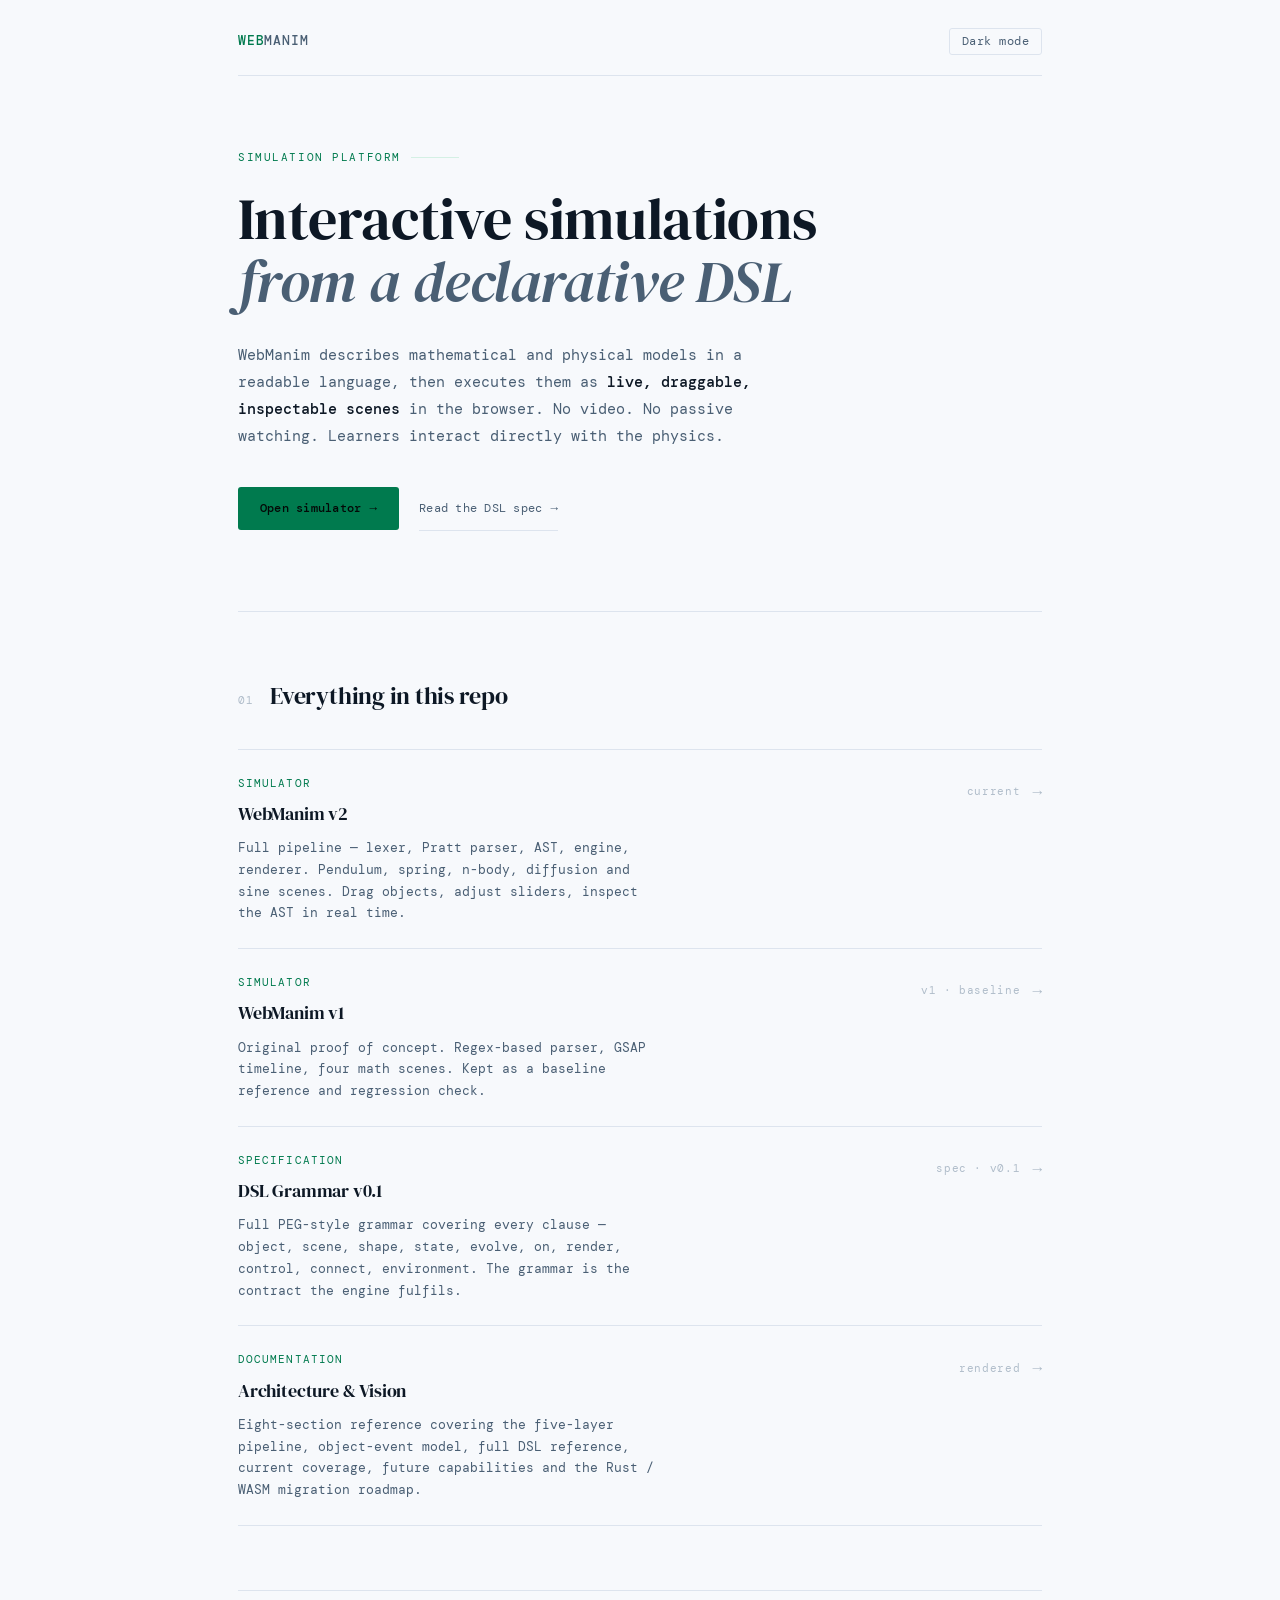
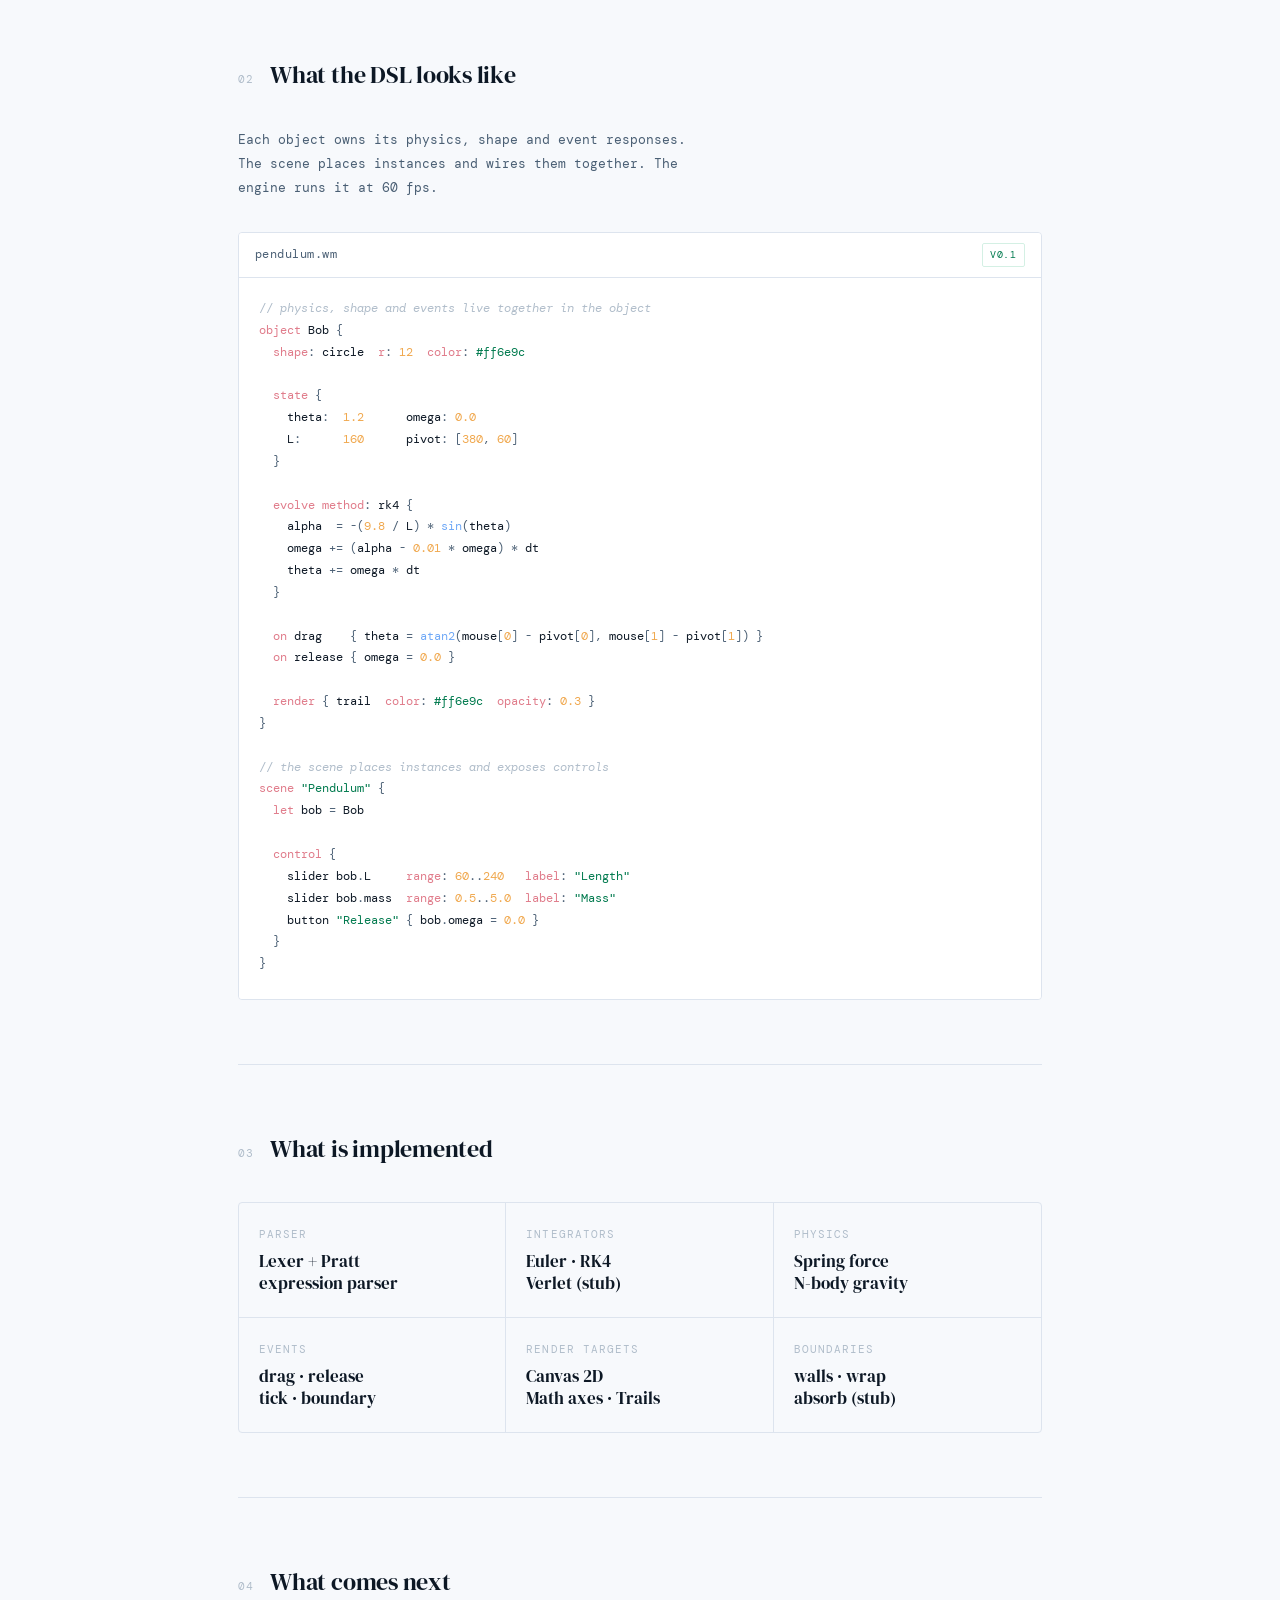
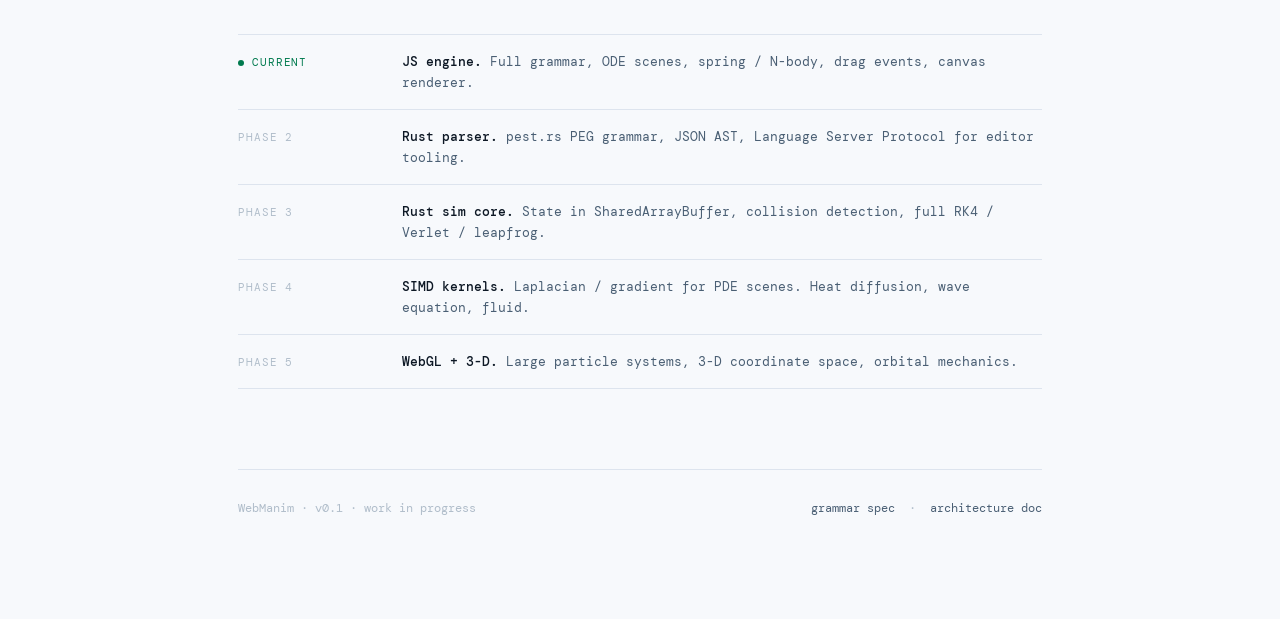
<file: index.html>
<!DOCTYPE html>
<html lang="en" data-theme="dark">

    <head>
        <meta charset="UTF-8">
        <meta name="viewport" content="width=device-width, initial-scale=1.0">
        <title>WebManim — Interactive Simulation Platform</title>
        <link rel="preconnect" href="https://fonts.googleapis.com">
        <link rel="preconnect" href="https://fonts.gstatic.com" crossorigin>
        <link
            href="https://fonts.googleapis.com/css2?family=DM+Mono:ital,wght@0,300;0,400;0,500;1,300&family=DM+Serif+Display:ital@0;1&display=swap"
            rel="stylesheet">
        <style>
            *,
            *::before,
            *::after {
                box-sizing: border-box;
                margin: 0;
                padding: 0;
            }

            :root {
                --bg: #080b10;
                --surface: #0d1219;
                --border: #1c2433;
                --border-hi: #2e3f55;
                --ink: #dce6f0;
                --ink-muted: #6b7f96;
                --ink-dim: #3a4a5c;
                --accent: #4fffb0;
                --accent-dim: #1a4035;
                --serif: 'DM Serif Display', Georgia, serif;
                --mono: 'DM Mono', 'Courier New', monospace;
            }

            [data-theme="light"] {
                --bg: #f7f9fc;
                --surface: #ffffff;
                --border: #dde4ee;
                --border-hi: #b8c6d9;
                --ink: #0d1825;
                --ink-muted: #4a5f74;
                --ink-dim: #b0bdca;
                --accent: #007a4e;
                --accent-dim: #d4f0e4;
            }

            html {
                scroll-behavior: smooth;
            }

            body {
                background: var(--bg);
                color: var(--ink);
                font-family: var(--mono);
                font-size: 14px;
                line-height: 1.7;
                min-height: 100vh;
                -webkit-font-smoothing: antialiased;
            }

            /* ── LAYOUT ── */
            .page {
                max-width: 860px;
                margin: 0 auto;
                padding: 0 28px 100px;
            }

            /* ── TOP BAR ── */
            .topbar {
                display: flex;
                align-items: center;
                justify-content: space-between;
                padding: 28px 0 0;
                margin-bottom: 72px;
                border-bottom: 1px solid var(--border);
                padding-bottom: 20px;
            }

            .wordmark {
                font-family: var(--mono);
                font-size: 0.82rem;
                font-weight: 500;
                color: var(--ink-muted);
                letter-spacing: 0.06em;
                text-transform: uppercase;
            }

            .wordmark strong {
                color: var(--accent);
                font-weight: 500;
            }

            .theme-btn {
                background: none;
                border: 1px solid var(--border);
                color: var(--ink-muted);
                font-family: var(--mono);
                font-size: 0.72rem;
                padding: 5px 12px;
                border-radius: 3px;
                cursor: pointer;
                letter-spacing: 0.04em;
                transition: border-color 0.15s, color 0.15s;
            }

            .theme-btn:hover {
                border-color: var(--border-hi);
                color: var(--ink);
            }

            /* ── HERO ── */
            .hero {
                margin-bottom: 80px;
            }

            .hero-label {
                font-size: 0.7rem;
                letter-spacing: 0.14em;
                text-transform: uppercase;
                color: var(--accent);
                margin-bottom: 20px;
                display: flex;
                align-items: center;
                gap: 10px;
            }

            .hero-label::after {
                content: '';
                display: block;
                height: 1px;
                width: 48px;
                background: var(--accent-dim);
            }

            .hero h1 {
                font-family: var(--serif);
                font-size: clamp(2.4rem, 5vw, 3.6rem);
                font-weight: 400;
                line-height: 1.1;
                letter-spacing: -0.01em;
                color: var(--ink);
                margin-bottom: 28px;
            }

            .hero h1 em {
                font-style: italic;
                color: var(--ink-muted);
            }

            .hero-body {
                font-size: 0.92rem;
                color: var(--ink-muted);
                line-height: 1.85;
                max-width: 62ch;
                margin-bottom: 36px;
            }

            .hero-body strong {
                color: var(--ink);
                font-weight: 500;
            }

            /* ── CTA ROW ── */
            .cta-row {
                display: flex;
                align-items: center;
                gap: 20px;
                flex-wrap: wrap;
            }

            .btn-primary {
                display: inline-flex;
                align-items: center;
                gap: 8px;
                background: var(--accent);
                color: #040907;
                font-family: var(--mono);
                font-size: 0.78rem;
                font-weight: 500;
                padding: 11px 22px;
                border-radius: 3px;
                text-decoration: none;
                letter-spacing: 0.02em;
                transition: opacity 0.15s;
            }

            .btn-primary:hover {
                opacity: 0.88;
            }

            .btn-ghost {
                display: inline-flex;
                align-items: center;
                gap: 8px;
                background: none;
                color: var(--ink-muted);
                font-family: var(--mono);
                font-size: 0.78rem;
                padding: 11px 0;
                text-decoration: none;
                border-bottom: 1px solid var(--border);
                transition: color 0.15s, border-color 0.15s;
                letter-spacing: 0.02em;
            }

            .btn-ghost:hover {
                color: var(--ink);
                border-color: var(--border-hi);
            }

            .arrow {
                font-style: normal;
            }

            /* ── DIVIDER ── */
            .rule {
                border: none;
                border-top: 1px solid var(--border);
                margin: 64px 0;
            }

            /* ── SECTION HEADER ── */
            .sec-header {
                display: flex;
                align-items: baseline;
                gap: 16px;
                margin-bottom: 32px;
            }

            .sec-num {
                font-size: 0.68rem;
                letter-spacing: 0.1em;
                color: var(--ink-dim);
                text-transform: uppercase;
                flex-shrink: 0;
                padding-top: 4px;
            }

            .sec-title {
                font-family: var(--serif);
                font-size: 1.5rem;
                font-weight: 400;
                color: var(--ink);
                letter-spacing: -0.01em;
            }

            /* ── DESTINATION ROWS ── */
            .dest-list {
                display: flex;
                flex-direction: column;
            }

            .dest-item {
                display: grid;
                grid-template-columns: 1fr auto;
                align-items: start;
                gap: 24px;
                padding: 24px 0;
                border-bottom: 1px solid var(--border);
                text-decoration: none;
                color: inherit;
                transition: border-color 0.15s;
            }

            .dest-item:first-child {
                border-top: 1px solid var(--border);
            }

            .dest-item:hover {
                border-bottom-color: var(--border-hi);
            }

            .dest-item:hover .dest-arrow {
                color: var(--ink);
                transform: translateX(3px);
            }

            .dest-left {
                min-width: 0;
            }

            .dest-tag {
                font-size: 0.67rem;
                letter-spacing: 0.1em;
                text-transform: uppercase;
                color: var(--accent);
                margin-bottom: 6px;
            }

            .dest-name {
                font-family: var(--serif);
                font-size: 1.15rem;
                font-weight: 400;
                color: var(--ink);
                margin-bottom: 8px;
                letter-spacing: -0.01em;
            }

            .dest-desc {
                font-size: 0.8rem;
                color: var(--ink-muted);
                line-height: 1.7;
                max-width: 52ch;
            }

            .dest-right {
                display: flex;
                align-items: center;
                gap: 12px;
                flex-shrink: 0;
                padding-top: 4px;
            }

            .dest-version {
                font-size: 0.68rem;
                color: var(--ink-dim);
                letter-spacing: 0.06em;
            }

            .dest-arrow {
                color: var(--ink-dim);
                font-size: 1rem;
                transition: color 0.15s, transform 0.15s;
            }

            /* ── WHAT'S INSIDE ── */
            .facts {
                display: grid;
                grid-template-columns: repeat(auto-fit, minmax(220px, 1fr));
                gap: 0;
                border: 1px solid var(--border);
                border-radius: 4px;
                overflow: hidden;
                margin-top: 32px;
            }

            .fact {
                padding: 22px 20px;
                border-right: 1px solid var(--border);
                border-bottom: 1px solid var(--border);
            }

            .fact:nth-child(2n) {
                border-right: none;
            }

            .fact:nth-last-child(-n+2) {
                border-bottom: none;
            }

            @media (min-width: 640px) {
                .facts {
                    grid-template-columns: repeat(3, 1fr);
                }

                .fact:nth-child(2n) {
                    border-right: 1px solid var(--border);
                }

                .fact:nth-child(3n) {
                    border-right: none;
                }

                .fact:nth-last-child(-n+3) {
                    border-bottom: none;
                }
            }

            .fact-label {
                font-size: 0.67rem;
                letter-spacing: 0.1em;
                text-transform: uppercase;
                color: var(--ink-dim);
                margin-bottom: 8px;
            }

            .fact-value {
                font-family: var(--serif);
                font-size: 1.05rem;
                color: var(--ink);
                font-weight: 400;
                line-height: 1.3;
            }

            /* ── DSL SAMPLE ── */
            .dsl-wrap {
                margin-top: 32px;
                border: 1px solid var(--border);
                border-radius: 4px;
                overflow: hidden;
            }

            .dsl-bar {
                background: var(--surface);
                border-bottom: 1px solid var(--border);
                padding: 10px 16px;
                display: flex;
                align-items: center;
                justify-content: space-between;
            }

            .dsl-filename {
                font-size: 0.72rem;
                color: var(--ink-muted);
                letter-spacing: 0.04em;
            }

            .dsl-badge {
                font-size: 0.65rem;
                letter-spacing: 0.08em;
                text-transform: uppercase;
                color: var(--accent);
                border: 1px solid var(--accent-dim);
                padding: 2px 7px;
                border-radius: 2px;
            }

            .dsl-code {
                background: var(--surface);
                padding: 20px 20px 24px;
                overflow-x: auto;
            }

            .dsl-code pre {
                font-family: var(--mono);
                font-size: 0.78rem;
                line-height: 1.75;
                color: var(--ink-muted);
                white-space: pre;
            }

            .kw {
                color: #e07b8a;
            }

            .fn_ {
                color: #6ea8f7;
            }

            .num {
                color: #f0a84e;
            }

            .str {
                color: var(--accent);
            }

            .cm {
                color: var(--ink-dim);
                font-style: italic;
            }

            .id {
                color: var(--ink);
            }

            /* ── ROADMAP ── */
            .roadmap {
                display: flex;
                flex-direction: column;
                gap: 0;
                margin-top: 32px;
            }

            .rm-row {
                display: grid;
                grid-template-columns: 140px 1fr;
                gap: 24px;
                padding: 16px 0;
                border-bottom: 1px solid var(--border);
                align-items: baseline;
            }

            .rm-row:first-child {
                border-top: 1px solid var(--border);
            }

            .rm-phase {
                font-size: 0.7rem;
                letter-spacing: 0.08em;
                text-transform: uppercase;
                color: var(--ink-dim);
            }

            .rm-phase.active {
                color: var(--accent);
            }

            .rm-desc {
                font-size: 0.82rem;
                color: var(--ink-muted);
                line-height: 1.6;
            }

            .rm-desc strong {
                color: var(--ink);
                font-weight: 500;
            }

            .rm-dot {
                display: inline-block;
                width: 6px;
                height: 6px;
                border-radius: 50%;
                background: var(--accent);
                margin-right: 8px;
                vertical-align: middle;
                position: relative;
                top: -1px;
            }

            /* ── FOOTER ── */
            footer {
                border-top: 1px solid var(--border);
                padding-top: 28px;
                margin-top: 80px;
                display: flex;
                align-items: center;
                justify-content: space-between;
                flex-wrap: wrap;
                gap: 12px;
            }

            .footer-left {
                font-size: 0.74rem;
                color: var(--ink-dim);
            }

            .footer-right {
                font-size: 0.74rem;
                color: var(--ink-dim);
            }

            .footer-right a {
                color: var(--ink-muted);
                text-decoration: none;
                transition: color 0.15s;
            }

            .footer-right a:hover {
                color: var(--ink);
            }

            /* ── STAGGER REVEAL ── */
            @keyframes fadeUp {
                from {
                    opacity: 0;
                    transform: translateY(14px);
                }

                to {
                    opacity: 1;
                    transform: translateY(0);
                }
            }

            .reveal {
                opacity: 0;
                animation: fadeUp 0.5s ease forwards;
            }

            .reveal-1 {
                animation-delay: 0.05s;
            }

            .reveal-2 {
                animation-delay: 0.15s;
            }

            .reveal-3 {
                animation-delay: 0.25s;
            }

            .reveal-4 {
                animation-delay: 0.35s;
            }

            .reveal-5 {
                animation-delay: 0.45s;
            }

            @media (max-width: 560px) {
                .dest-item {
                    grid-template-columns: 1fr;
                }

                .dest-right {
                    display: none;
                }

                .rm-row {
                    grid-template-columns: 1fr;
                    gap: 4px;
                }
            }
        </style>
    </head>

    <body>
        <div class="page">

            <!-- TOP BAR -->
            <header class="topbar reveal reveal-1">
                <div class="wordmark"><strong>web</strong>manim</div>
                <button class="theme-btn" id="theme-btn">Light mode</button>
            </header>

            <!-- HERO -->
            <section class="hero">
                <div class="hero-label reveal reveal-1">Simulation platform</div>
                <h1 class="reveal reveal-2">
                    Interactive simulations<br>
                    <em>from a declarative DSL</em>
                </h1>
                <p class="hero-body reveal reveal-3">
                    WebManim describes mathematical and physical models in a readable language,
                    then executes them as <strong>live, draggable, inspectable scenes</strong> in the browser.
                    No video. No passive watching. Learners interact directly with the physics.
                </p>
                <div class="cta-row reveal reveal-4">
                    <a class="btn-primary" href="./webmanim.html">
                        Open simulator <span class="arrow">→</span>
                    </a>
                    <a class="btn-ghost" href="./markdown-viewer.html?file=GRAMMERV0.1.md">
                        Read the DSL spec <span class="arrow">→</span>
                    </a>
                </div>
            </section>

            <hr class="rule reveal reveal-5">

            <!-- DESTINATIONS -->
            <section class="reveal reveal-5">
                <div class="sec-header">
                    <span class="sec-num">01</span>
                    <h2 class="sec-title">Everything in this repo</h2>
                </div>

                <nav class="dest-list">

                    <a class="dest-item" href="./webmanim.html">
                        <div class="dest-left">
                            <div class="dest-tag">Simulator</div>
                            <div class="dest-name">WebManim v2</div>
                            <div class="dest-desc">
                                Full pipeline — lexer, Pratt parser, AST, engine, renderer.
                                Pendulum, spring, n-body, diffusion and sine scenes.
                                Drag objects, adjust sliders, inspect the AST in real time.
                            </div>
                        </div>
                        <div class="dest-right">
                            <span class="dest-version">current</span>
                            <span class="dest-arrow">→</span>
                        </div>
                    </a>

                    <a class="dest-item" href="./index2.html">
                        <div class="dest-left">
                            <div class="dest-tag">Simulator</div>
                            <div class="dest-name">WebManim v1</div>
                            <div class="dest-desc">
                                Original proof of concept. Regex-based parser, GSAP timeline,
                                four math scenes. Kept as a baseline reference and regression check.
                            </div>
                        </div>
                        <div class="dest-right">
                            <span class="dest-version">v1 · baseline</span>
                            <span class="dest-arrow">→</span>
                        </div>
                    </a>

                    <a class="dest-item" href="./markdown-viewer.html?file=GRAMMERV0.1.md">
                        <div class="dest-left">
                            <div class="dest-tag">Specification</div>
                            <div class="dest-name">DSL Grammar v0.1</div>
                            <div class="dest-desc">
                                Full PEG-style grammar covering every clause — object, scene,
                                shape, state, evolve, on, render, control, connect, environment.
                                The grammar is the contract the engine fulfils.
                            </div>
                        </div>
                        <div class="dest-right">
                            <span class="dest-version">spec · v0.1</span>
                            <span class="dest-arrow">→</span>
                        </div>
                    </a>

                    <a class="dest-item" href="./markdown-viewer.html?file=webmanim-architecture.md">
                        <div class="dest-left">
                            <div class="dest-tag">Documentation</div>
                            <div class="dest-name">Architecture &amp; Vision</div>
                            <div class="dest-desc">
                                Eight-section reference covering the five-layer pipeline,
                                object-event model, full DSL reference, current coverage,
                                future capabilities and the Rust / WASM migration roadmap.
                            </div>
                        </div>
                        <div class="dest-right">
                            <span class="dest-version">rendered</span>
                            <span class="dest-arrow">→</span>
                        </div>
                    </a>

                </nav>
            </section>

            <hr class="rule">

            <!-- DSL SAMPLE -->
            <section>
                <div class="sec-header">
                    <span class="sec-num">02</span>
                    <h2 class="sec-title">What the DSL looks like</h2>
                </div>

                <p style="font-size:0.84rem;color:var(--ink-muted);line-height:1.8;max-width:58ch;margin-bottom:0">
                    Each object owns its physics, shape and event responses.
                    The scene places instances and wires them together.
                    The engine runs it at 60 fps.
                </p>

                <div class="dsl-wrap">
                    <div class="dsl-bar">
                        <span class="dsl-filename">pendulum.wm</span>
                        <span class="dsl-badge">v0.1</span>
                    </div>
                    <div class="dsl-code">
                        <pre><span class="cm">// physics, shape and events live together in the object</span>
<span class="kw">object</span> <span class="id">Bob</span> {
  <span class="kw">shape</span>: <span class="id">circle</span>  <span class="kw">r</span>: <span class="num">12</span>  <span class="kw">color</span>: <span class="str">#ff6e9c</span>

  <span class="kw">state</span> {
    <span class="id">theta</span>:  <span class="num">1.2</span>      <span class="id">omega</span>: <span class="num">0.0</span>
    <span class="id">L</span>:      <span class="num">160</span>      <span class="id">pivot</span>: [<span class="num">380</span>, <span class="num">60</span>]
  }

  <span class="kw">evolve</span> <span class="kw">method</span>: <span class="id">rk4</span> {
    <span class="id">alpha</span>  = -(<span class="num">9.8</span> / <span class="id">L</span>) * <span class="fn_">sin</span>(<span class="id">theta</span>)
    <span class="id">omega</span> += (<span class="id">alpha</span> - <span class="num">0.01</span> * <span class="id">omega</span>) * <span class="id">dt</span>
    <span class="id">theta</span> += <span class="id">omega</span> * <span class="id">dt</span>
  }

  <span class="kw">on</span> <span class="id">drag</span>    { <span class="id">theta</span> = <span class="fn_">atan2</span>(<span class="id">mouse</span>[<span class="num">0</span>] - <span class="id">pivot</span>[<span class="num">0</span>], <span class="id">mouse</span>[<span class="num">1</span>] - <span class="id">pivot</span>[<span class="num">1</span>]) }
  <span class="kw">on</span> <span class="id">release</span> { <span class="id">omega</span> = <span class="num">0.0</span> }

  <span class="kw">render</span> { <span class="id">trail</span>  <span class="kw">color</span>: <span class="str">#ff6e9c</span>  <span class="kw">opacity</span>: <span class="num">0.3</span> }
}

<span class="cm">// the scene places instances and exposes controls</span>
<span class="kw">scene</span> <span class="str">"Pendulum"</span> {
  <span class="kw">let</span> <span class="id">bob</span> = <span class="id">Bob</span>

  <span class="kw">control</span> {
    <span class="id">slider</span> <span class="id">bob</span>.<span class="id">L</span>     <span class="kw">range</span>: <span class="num">60</span>..<span class="num">240</span>   <span class="kw">label</span>: <span class="str">"Length"</span>
    <span class="id">slider</span> <span class="id">bob</span>.<span class="id">mass</span>  <span class="kw">range</span>: <span class="num">0.5</span>..<span class="num">5.0</span>  <span class="kw">label</span>: <span class="str">"Mass"</span>
    <span class="id">button</span> <span class="str">"Release"</span> { <span class="id">bob</span>.<span class="id">omega</span> = <span class="num">0.0</span> }
  }
}</pre>
                    </div>
                </div>
            </section>

            <hr class="rule">

            <!-- WHAT'S INSIDE -->
            <section>
                <div class="sec-header">
                    <span class="sec-num">03</span>
                    <h2 class="sec-title">What is implemented</h2>
                </div>

                <div class="facts">
                    <div class="fact">
                        <div class="fact-label">Parser</div>
                        <div class="fact-value">Lexer + Pratt<br>expression parser</div>
                    </div>
                    <div class="fact">
                        <div class="fact-label">Integrators</div>
                        <div class="fact-value">Euler · RK4<br>Verlet (stub)</div>
                    </div>
                    <div class="fact">
                        <div class="fact-label">Physics</div>
                        <div class="fact-value">Spring force<br>N-body gravity</div>
                    </div>
                    <div class="fact">
                        <div class="fact-label">Events</div>
                        <div class="fact-value">drag · release<br>tick · boundary</div>
                    </div>
                    <div class="fact">
                        <div class="fact-label">Render targets</div>
                        <div class="fact-value">Canvas 2D<br>Math axes · Trails</div>
                    </div>
                    <div class="fact">
                        <div class="fact-label">Boundaries</div>
                        <div class="fact-value">walls · wrap<br>absorb (stub)</div>
                    </div>
                </div>
            </section>

            <hr class="rule">

            <!-- ROADMAP -->
            <section>
                <div class="sec-header">
                    <span class="sec-num">04</span>
                    <h2 class="sec-title">What comes next</h2>
                </div>

                <div class="roadmap">
                    <div class="rm-row">
                        <span class="rm-phase active"><span class="rm-dot"></span>current</span>
                        <span class="rm-desc"><strong>JS engine.</strong> Full grammar, ODE scenes, spring / N-body,
                            drag events, canvas renderer.</span>
                    </div>
                    <div class="rm-row">
                        <span class="rm-phase">Phase 2</span>
                        <span class="rm-desc"><strong>Rust parser.</strong> pest.rs PEG grammar, JSON AST, Language
                            Server Protocol for editor tooling.</span>
                    </div>
                    <div class="rm-row">
                        <span class="rm-phase">Phase 3</span>
                        <span class="rm-desc"><strong>Rust sim core.</strong> State in SharedArrayBuffer, collision
                            detection, full RK4 / Verlet / leapfrog.</span>
                    </div>
                    <div class="rm-row">
                        <span class="rm-phase">Phase 4</span>
                        <span class="rm-desc"><strong>SIMD kernels.</strong> Laplacian / gradient for PDE scenes. Heat
                            diffusion, wave equation, fluid.</span>
                    </div>
                    <div class="rm-row">
                        <span class="rm-phase">Phase 5</span>
                        <span class="rm-desc"><strong>WebGL + 3-D.</strong> Large particle systems, 3-D coordinate
                            space, orbital mechanics.</span>
                    </div>
                </div>
            </section>

            <!-- FOOTER -->
            <footer>
                <span class="footer-left">WebManim · v0.1 · work in progress</span>
                <span class="footer-right">
                    <a href="./markdown-viewer.html?file=GRAMMERV0.1.md">grammar spec</a>
                    &nbsp;·&nbsp;
                    <a href="./markdown-viewer.html?file=webmanim-architecture.md">architecture doc</a>
                </span>
            </footer>

        </div>

        <script>
            (function () {
                var root = document.documentElement;
                var btn = document.getElementById('theme-btn');
                var key = 'wm-theme';
                var stored = localStorage.getItem(key);
                var sys = window.matchMedia && window.matchMedia('(prefers-color-scheme: light)').matches ? 'light' : 'dark';
                var theme = stored || sys;

                function apply(t) {
                    root.setAttribute('data-theme', t);
                    btn.textContent = t === 'dark' ? 'Light mode' : 'Dark mode';
                }

                apply(theme);

                btn.addEventListener('click', function () {
                    theme = theme === 'dark' ? 'light' : 'dark';
                    localStorage.setItem(key, theme);
                    apply(theme);
                });
            })();
        </script>
    </body>

</html>
</file>
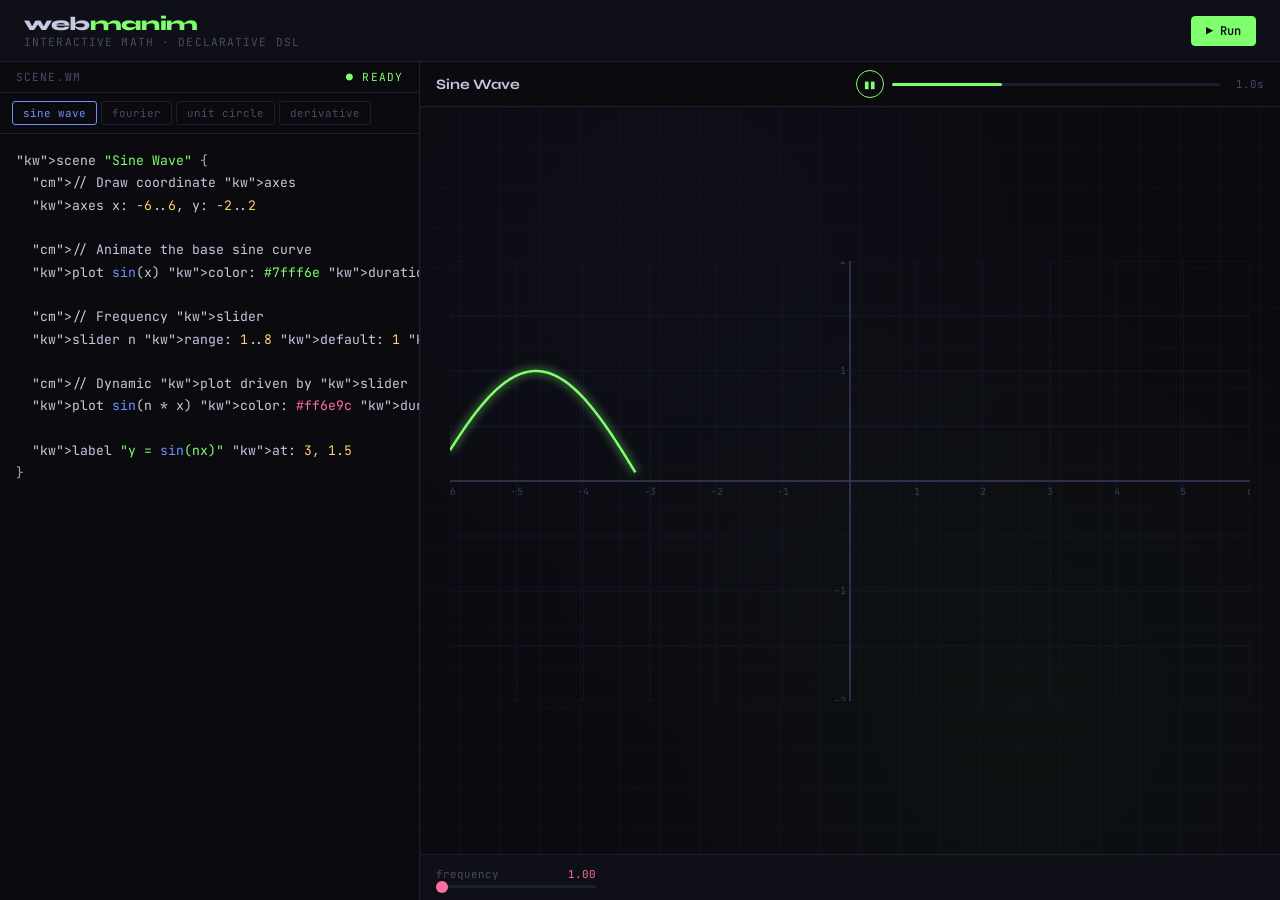
<file: index2.html>
<!DOCTYPE html>
<html lang="en">

    <head>
        <meta charset="UTF-8">
        <meta name="viewport" content="width=device-width, initial-scale=1.0">
        <title>WebManim — Interactive Math DSL</title>
        <script src="https://cdnjs.cloudflare.com/ajax/libs/gsap/3.12.5/gsap.min.js"></script>
        <link
            href="https://fonts.googleapis.com/css2?family=JetBrains+Mono:wght@300;400;600&family=Syne:wght@400;700;800&display=swap"
            rel="stylesheet">
        <style>
            *,
            *::before,
            *::after {
                box-sizing: border-box;
                margin: 0;
                padding: 0;
            }

            :root {
                --bg: #0a0a0f;
                --panel: #0f0f18;
                --border: #1e1e32;
                --accent: #7fff6e;
                --accent2: #6e8fff;
                --accent3: #ff6e9c;
                --text: #c8c8e0;
                --muted: #4a4a6a;
                --token-keyword: #ff6e9c;
                --token-string: #7fff6e;
                --token-number: #ffd06e;
                --token-func: #6e8fff;
                --token-comment: #4a4a6a;
            }

            body {
                background: var(--bg);
                color: var(--text);
                font-family: 'JetBrains Mono', monospace;
                height: 100vh;
                overflow: hidden;
                display: flex;
                flex-direction: column;
            }

            header {
                display: flex;
                align-items: center;
                justify-content: space-between;
                padding: 12px 24px;
                border-bottom: 1px solid var(--border);
                background: var(--panel);
                flex-shrink: 0;
            }

            .logo {
                font-family: 'Syne', sans-serif;
                font-weight: 800;
                font-size: 1.2rem;
                letter-spacing: -0.02em;
            }

            .logo span {
                color: var(--accent);
            }

            .tagline {
                font-size: 0.7rem;
                color: var(--muted);
                letter-spacing: 0.1em;
                text-transform: uppercase;
            }

            .header-actions {
                display: flex;
                gap: 8px;
            }

            .btn {
                display: inline-flex;
                align-items: center;
                gap: 6px;
                padding: 6px 14px;
                border-radius: 4px;
                font-family: 'JetBrains Mono', monospace;
                font-size: 0.75rem;
                cursor: pointer;
                border: 1px solid var(--border);
                background: transparent;
                color: var(--text);
                transition: all 0.15s;
            }

            .btn:hover {
                border-color: var(--accent);
                color: var(--accent);
            }

            .btn.primary {
                background: var(--accent);
                color: #0a0a0f;
                border-color: var(--accent);
                font-weight: 600;
            }

            .btn.primary:hover {
                background: #9fffb0;
            }

            .workspace {
                display: grid;
                grid-template-columns: 420px 1fr;
                flex: 1;
                overflow: hidden;
            }

            .editor-panel {
                display: flex;
                flex-direction: column;
                border-right: 1px solid var(--border);
                overflow: hidden;
            }

            .panel-header {
                display: flex;
                align-items: center;
                justify-content: space-between;
                padding: 8px 16px;
                border-bottom: 1px solid var(--border);
                font-size: 0.7rem;
                color: var(--muted);
                text-transform: uppercase;
                letter-spacing: 0.1em;
            }

            .examples-bar {
                display: flex;
                gap: 4px;
                padding: 8px 12px;
                border-bottom: 1px solid var(--border);
                overflow-x: auto;
                flex-shrink: 0;
            }

            .example-btn {
                padding: 4px 10px;
                border-radius: 3px;
                font-size: 0.68rem;
                cursor: pointer;
                border: 1px solid var(--border);
                background: transparent;
                color: var(--muted);
                font-family: 'JetBrains Mono', monospace;
                white-space: nowrap;
                transition: all 0.15s;
            }

            .example-btn:hover,
            .example-btn.active {
                border-color: var(--accent2);
                color: var(--accent2);
            }

            .editor-wrapper {
                flex: 1;
                overflow: hidden;
                position: relative;
            }

            #editor {
                width: 100%;
                height: 100%;
                background: transparent;
                border: none;
                outline: none;
                color: transparent;
                caret-color: var(--accent);
                font-family: 'JetBrains Mono', monospace;
                font-size: 0.82rem;
                line-height: 1.7;
                padding: 16px;
                resize: none;
                position: absolute;
                top: 0;
                left: 0;
                z-index: 2;
                white-space: pre;
                overflow: auto;
            }

            #highlight {
                position: absolute;
                top: 0;
                left: 0;
                width: 100%;
                height: 100%;
                font-family: 'JetBrains Mono', monospace;
                font-size: 0.82rem;
                line-height: 1.7;
                padding: 16px;
                pointer-events: none;
                z-index: 1;
                white-space: pre;
                overflow: hidden;
                color: var(--text);
            }

            .error-bar {
                padding: 6px 16px;
                background: rgba(255, 80, 80, 0.1);
                border-top: 1px solid rgba(255, 80, 80, 0.3);
                font-size: 0.72rem;
                color: #ff8080;
                display: none;
                flex-shrink: 0;
            }

            .error-bar.show {
                display: block;
            }

            .scene-panel {
                display: flex;
                flex-direction: column;
                overflow: hidden;
            }

            .scene-toolbar {
                display: flex;
                align-items: center;
                gap: 12px;
                padding: 8px 16px;
                border-bottom: 1px solid var(--border);
                flex-shrink: 0;
            }

            .scene-title {
                font-family: 'Syne', sans-serif;
                font-weight: 700;
                font-size: 0.9rem;
                color: var(--text);
                flex: 1;
            }

            .play-btn {
                width: 28px;
                height: 28px;
                border-radius: 50%;
                border: 1px solid var(--accent);
                background: transparent;
                color: var(--accent);
                cursor: pointer;
                display: flex;
                align-items: center;
                justify-content: center;
                font-size: 0.65rem;
                transition: all 0.15s;
            }

            .play-btn:hover {
                background: var(--accent);
                color: #0a0a0f;
            }

            .progress-wrap {
                display: flex;
                align-items: center;
                gap: 8px;
                flex: 1;
            }

            .progress-track {
                flex: 1;
                height: 3px;
                background: var(--border);
                border-radius: 2px;
                cursor: pointer;
                position: relative;
            }

            .progress-fill {
                height: 100%;
                background: var(--accent);
                border-radius: 2px;
                width: 0%;
            }

            .progress-time {
                font-size: 0.68rem;
                color: var(--muted);
                width: 36px;
                text-align: right;
            }

            #canvas-wrap {
                flex: 1;
                position: relative;
                overflow: hidden;
                background:
                    radial-gradient(ellipse at 30% 20%, rgba(110, 143, 255, 0.04) 0%, transparent 60%),
                    radial-gradient(ellipse at 70% 80%, rgba(127, 255, 110, 0.03) 0%, transparent 60%),
                    var(--bg);
            }

            #scene-canvas {
                position: absolute;
                top: 50%;
                left: 50%;
                transform: translate(-50%, -50%);
            }

            .grid-overlay {
                position: absolute;
                inset: 0;
                background-image:
                    linear-gradient(var(--border) 1px, transparent 1px),
                    linear-gradient(90deg, var(--border) 1px, transparent 1px);
                background-size: 40px 40px;
                opacity: 0.3;
                pointer-events: none;
            }

            .controls-panel {
                border-top: 1px solid var(--border);
                padding: 12px 16px;
                display: flex;
                flex-wrap: wrap;
                gap: 12px;
                min-height: 0;
                flex-shrink: 0;
                background: var(--panel);
            }

            .control-item {
                display: flex;
                flex-direction: column;
                gap: 4px;
                min-width: 160px;
            }

            .control-label {
                font-size: 0.68rem;
                color: var(--muted);
                display: flex;
                justify-content: space-between;
            }

            .control-label span {
                color: var(--accent3);
            }

            .control-slider {
                -webkit-appearance: none;
                height: 3px;
                background: var(--border);
                border-radius: 2px;
                outline: none;
                cursor: pointer;
                width: 100%;
            }

            .control-slider::-webkit-slider-thumb {
                -webkit-appearance: none;
                width: 12px;
                height: 12px;
                border-radius: 50%;
                background: var(--accent3);
                cursor: pointer;
            }

            .kw {
                color: var(--token-keyword);
            }

            .str {
                color: var(--token-string);
            }

            .num {
                color: var(--token-number);
            }

            .fn {
                color: var(--token-func);
            }

            .cm {
                color: var(--token-comment);
                font-style: italic;
            }

            .op {
                color: var(--muted);
            }

            .br {
                color: #aaa;
            }
        </style>
    </head>

    <body>

        <header>
            <div>
                <div class="logo">web<span>manim</span></div>
                <div class="tagline">interactive math · declarative DSL</div>
            </div>
            <div class="header-actions">
                <button class="btn primary" onclick="runScene()">&#9654; Run</button>
            </div>
        </header>

        <div class="workspace">
            <div class="editor-panel">
                <div class="panel-header">
                    <span>scene.wm</span>
                    <span id="status-dot" style="color:var(--accent)">&#9679; ready</span>
                </div>
                <div class="examples-bar">
                    <button class="example-btn active" onclick="loadExample('sine', event)">sine wave</button>
                    <button class="example-btn" onclick="loadExample('fourier', event)">fourier</button>
                    <button class="example-btn" onclick="loadExample('circle', event)">unit circle</button>
                    <button class="example-btn" onclick="loadExample('derivative', event)">derivative</button>
                </div>
                <div class="editor-wrapper">
                    <textarea id="editor" spellcheck="false" oninput="onEdit()"></textarea>
                    <div id="highlight"></div>
                </div>
                <div class="error-bar" id="error-bar"></div>
            </div>

            <div class="scene-panel">
                <div class="scene-toolbar">
                    <div class="scene-title" id="scene-title">Sine Wave</div>
                    <div style="display:flex;align-items:center;gap:8px;flex:1">
                        <button class="play-btn" id="play-btn" onclick="togglePlay()">&#9646;&#9646;</button>
                        <div class="progress-wrap">
                            <div class="progress-track" onclick="scrubTimeline(event)">
                                <div class="progress-fill" id="progress-fill"></div>
                            </div>
                            <div class="progress-time" id="progress-time">0.0s</div>
                        </div>
                    </div>
                </div>
                <div id="canvas-wrap">
                    <div class="grid-overlay"></div>
                    <canvas id="scene-canvas" width="800" height="440"></canvas>
                </div>
                <div class="controls-panel" id="controls-panel"></div>
            </div>
        </div>

        <script>
            const EXAMPLES = {
                sine: `scene "Sine Wave" {
  // Draw coordinate axes
  axes x: -6..6, y: -2..2

  // Animate the base sine curve
  plot sin(x) color: #7fff6e duration: 2s

  // Frequency slider
  slider n range: 1..8 default: 1 label: "frequency"

  // Dynamic plot driven by slider
  plot sin(n * x) color: #ff6e9c duration: 0.5s

  label "y = sin(nx)" at: 3, 1.5
}`,
                fourier: `scene "Fourier Harmonics" {
  axes x: -6..6, y: -3..3

  // Base sine wave
  plot sin(x) color: #6e8fff duration: 1s

  slider n range: 1..9 default: 1 label: "harmonics"

  // Fourier square wave approximation
  plot fourier_square(x, n) color: #7fff6e duration: 0.5s
  plot sin(x) color: #6e8fff duration: 0s

  label "Square wave: sum of sin((2k-1)x)/(2k-1)" at: -5.8, 2.7
}`,
                circle: `scene "Unit Circle" {
  axes x: -2..2, y: -2..2

  // Draw the unit circle
  circle center: 0,0 radius: 1 color: #6e8fff duration: 1.5s

  // Angle slider
  slider theta range: 0..6.28 default: 1.57 label: "angle theta"

  // Point on circle
  point cos(theta), sin(theta) color: #7fff6e size: 8 duration: 0.3s

  // Radius line
  line 0,0 to: cos(theta),sin(theta) color: #ffd06e duration: 0.3s

  label "( cos(t), sin(t) )" at: -1.9, 1.8
}`,
                derivative: `scene "Derivative Visualized" {
  axes x: -4..4, y: -2..8

  // f(x) = x squared
  plot x*x color: #6e8fff duration: 1.5s

  slider a range: -3..3 default: 1 label: "point a"

  // Tangent line at a
  plot tangent(x*x, a, x) color: #ff6e9c duration: 0.5s

  // Mark the point
  point a, a*a color: #ffd06e size: 8 duration: 0.3s

  label "f(x) = x squared,  f'(a) = 2a" at: -3.8, 7.2
}`
            };

            function parseScene(src) {
                const scene = { title: '', commands: [] };
                const titleMatch = src.match(/scene\s+"([^"]+)"/);
                if (titleMatch) scene.title = titleMatch[1];

                const lines = src.split('\n');
                for (const rawLine of lines) {
                    const line = rawLine.replace(/\/\/.*$/, '').trim();
                    if (!line) continue;

                    const axesM = line.match(/^axes\s+x:\s*([-\d.]+)\.\.([-\d.]+),\s*y:\s*([-\d.]+)\.\.([-\d.]+)/);
                    if (axesM) { scene.commands.push({ type: 'axes', xMin: +axesM[1], xMax: +axesM[2], yMin: +axesM[3], yMax: +axesM[4] }); continue; }

                    const plotM = line.match(/^plot\s+(.+?)\s+color:\s*(#[0-9a-fA-F]+)(?:\s+duration:\s*([\d.]+)s)?/);
                    if (plotM) { scene.commands.push({ type: 'plot', expr: plotM[1].trim(), color: plotM[2], duration: +(plotM[3] || 1) }); continue; }

                    const sliderM = line.match(/^slider\s+(\w+)\s+range:\s*([-\d.]+)\.\.([-\d.]+)(?:\s+default:\s*([-\d.]+))?(?:\s+label:\s*"?([^"]+)"?)?/);
                    if (sliderM) { scene.commands.push({ type: 'slider', name: sliderM[1], min: +sliderM[2], max: +sliderM[3], value: +(sliderM[4] || sliderM[2]), label: sliderM[5] || sliderM[1] }); continue; }

                    const circM = line.match(/^circle\s+center:\s*([-\d.]+),([-\d.]+)\s+radius:\s*([-\d.]+)\s+color:\s*(#[0-9a-fA-F]+)(?:\s+duration:\s*([\d.]+)s)?/);
                    if (circM) { scene.commands.push({ type: 'circle', cx: +circM[1], cy: +circM[2], r: +circM[3], color: circM[4], duration: +(circM[5] || 1) }); continue; }

                    const ptM = line.match(/^point\s+(.+?),\s*(.+?)\s+color:\s*(#[0-9a-fA-F]+)(?:\s+size:\s*(\d+))?(?:\s+duration:\s*([\d.]+)s)?/);
                    if (ptM) { scene.commands.push({ type: 'point', xExpr: ptM[1].trim(), yExpr: ptM[2].trim(), color: ptM[3], size: +(ptM[4] || 6), duration: +(ptM[5] || 0.3) }); continue; }

                    const lineM = line.match(/^line\s+([-\d.]+),([-\d.]+)\s+to:\s*(.+?),(.+?)\s+color:\s*(#[0-9a-fA-F]+)(?:\s+duration:\s*([\d.]+)s)?/);
                    if (lineM) { scene.commands.push({ type: 'line', x1: +lineM[1], y1: +lineM[2], x2Expr: lineM[3].trim(), y2Expr: lineM[4].trim(), color: lineM[5], duration: +(lineM[6] || 0.3) }); continue; }

                    const lblM = line.match(/^label\s+"([^"]+)"\s+at:\s*([-\d.]+),\s*([-\d.]+)/);
                    if (lblM) { scene.commands.push({ type: 'label', text: lblM[1], x: +lblM[2], y: +lblM[3] }); continue; }
                }
                return scene;
            }

            const canvas = document.getElementById('scene-canvas');
            const ctx = canvas.getContext('2d');
            const W = canvas.width, H = canvas.height;

            let currentScene = null;
            let sliderValues = {};
            let gsapTimeline = null;
            let isPlaying = false;
            let totalDuration = 4;
            let world = { xMin: -6, xMax: 6, yMin: -2, yMax: 2 };

            function wx(x) { return (x - world.xMin) / (world.xMax - world.xMin) * W; }
            function wy(y) { return H - (y - world.yMin) / (world.yMax - world.yMin) * H; }

            function evalExpr(expr, vars) {
                let e = expr;
                for (const [k, v] of Object.entries(vars)) {
                    e = e.replace(new RegExp('\\b' + k + '\\b', 'g'), '(' + v + ')');
                }
                e = e
                    .replace(/\bsin\b/g, 'Math.sin')
                    .replace(/\bcos\b/g, 'Math.cos')
                    .replace(/\btan\b/g, 'Math.tan')
                    .replace(/\babs\b/g, 'Math.abs')
                    .replace(/\bsqrt\b/g, 'Math.sqrt')
                    .replace(/\bpi\b/g, 'Math.PI')
                    .replace(/\bfourier_square\((.+?),\s*(.+?)\)/g, function (_, xv, nv) {
                        return '(function(){var s=0,nn=Math.round(' + nv + ');for(var k=1;k<=nn;k++){s+=Math.sin((2*k-1)*' + xv + ')/(2*k-1);}return s*(4/Math.PI);})()';
                    })
                    .replace(/\btangent\((.+?),\s*(.+?),\s*(.+?)\)/g, function (_, f, a, xv) {
                        const fa = f.replace(/\bx\b/g, '(' + a + ')');
                        const fah = f.replace(/\bx\b/g, '(' + a + '+0.001)');
                        const fab = f.replace(/\bx\b/g, '(' + a + '-0.001)');
                        return '(function(){var av=' + a + ',fa=' + fa + ',fpa=(' + fah + '-' + fab + ')/0.002;return fa+fpa*(' + xv + '-av);})()';
                    });
                try { return Function('x', 'return ' + e)(vars.x !== undefined ? vars.x : 0); }
                catch (e) { return 0; }
            }

            function clearCanvas() { ctx.clearRect(0, 0, W, H); }

            function drawAxes(cmd) {
                world = { xMin: cmd.xMin, xMax: cmd.xMax, yMin: cmd.yMin, yMax: cmd.yMax };

                const xStep = (cmd.xMax - cmd.xMin) / 12;
                const yStep = (cmd.yMax - cmd.yMin) / 8;
                ctx.strokeStyle = '#16162a';
                ctx.lineWidth = 1;
                for (let x = cmd.xMin; x <= cmd.xMax + 0.01; x += xStep) {
                    ctx.beginPath(); ctx.moveTo(wx(x), 0); ctx.lineTo(wx(x), H); ctx.stroke();
                }
                for (let y = cmd.yMin; y <= cmd.yMax + 0.01; y += yStep) {
                    ctx.beginPath(); ctx.moveTo(0, wy(y)); ctx.lineTo(W, wy(y)); ctx.stroke();
                }

                ctx.strokeStyle = '#3a3a5a';
                ctx.lineWidth = 1.5;
                if (cmd.yMin <= 0 && cmd.yMax >= 0) {
                    ctx.beginPath(); ctx.moveTo(0, wy(0)); ctx.lineTo(W, wy(0)); ctx.stroke();
                }
                if (cmd.xMin <= 0 && cmd.xMax >= 0) {
                    ctx.beginPath(); ctx.moveTo(wx(0), 0); ctx.lineTo(wx(0), H); ctx.stroke();
                }

                ctx.fillStyle = '#3a3a5a';
                ctx.font = '10px JetBrains Mono';
                ctx.textAlign = 'center';
                for (let x = Math.ceil(cmd.xMin); x <= cmd.xMax; x++) {
                    if (x === 0) continue;
                    ctx.fillText(x, wx(x), wy(0) + 14);
                }
                ctx.textAlign = 'right';
                for (let y = Math.ceil(cmd.yMin); y <= cmd.yMax; y++) {
                    if (y === 0) continue;
                    ctx.fillText(y, wx(0) - 4, wy(y) + 3);
                }
            }

            function drawPlot(cmd, progress, vars) {
                const steps = 600;
                const dx = (world.xMax - world.xMin) / steps;
                const drawTo = Math.floor(steps * Math.min(progress, 1));

                ctx.beginPath();
                ctx.strokeStyle = cmd.color;
                ctx.lineWidth = 2.5;
                ctx.shadowColor = cmd.color;
                ctx.shadowBlur = 10;
                ctx.setLineDash([]);

                let started = false;
                for (let i = 0; i <= drawTo; i++) {
                    const x = world.xMin + i * dx;
                    const y = evalExpr(cmd.expr, Object.assign({}, vars, { x: x }));
                    const cx = wx(x), cy = wy(y);
                    if (isNaN(cy) || !isFinite(cy) || cy < -H || cy > 2 * H) { started = false; continue; }
                    if (!started) { ctx.moveTo(cx, cy); started = true; }
                    else ctx.lineTo(cx, cy);
                }
                ctx.stroke();
                ctx.shadowBlur = 0;
            }

            function drawCircle(cmd, progress) {
                const cx = wx(cmd.cx), cy = wy(cmd.cy);
                const rx = Math.abs(wx(cmd.cx + cmd.r) - cx);
                ctx.beginPath();
                ctx.arc(cx, cy, rx, -Math.PI / 2, -Math.PI / 2 + Math.PI * 2 * Math.min(progress, 1));
                ctx.strokeStyle = cmd.color;
                ctx.lineWidth = 2.5;
                ctx.shadowColor = cmd.color;
                ctx.shadowBlur = 10;
                ctx.stroke();
                ctx.shadowBlur = 0;
            }

            function drawPoint(cmd, vars) {
                const x = evalExpr(cmd.xExpr, vars);
                const y = evalExpr(cmd.yExpr, vars);
                ctx.beginPath();
                ctx.arc(wx(x), wy(y), cmd.size, 0, Math.PI * 2);
                ctx.fillStyle = cmd.color;
                ctx.shadowColor = cmd.color;
                ctx.shadowBlur = 18;
                ctx.fill();
                ctx.shadowBlur = 0;
            }

            function drawLine(cmd, vars) {
                const x2 = evalExpr(cmd.x2Expr, vars);
                const y2 = evalExpr(cmd.y2Expr, vars);
                ctx.beginPath();
                ctx.moveTo(wx(cmd.x1), wy(cmd.y1));
                ctx.lineTo(wx(x2), wy(y2));
                ctx.strokeStyle = cmd.color;
                ctx.lineWidth = 2;
                ctx.shadowColor = cmd.color;
                ctx.shadowBlur = 8;
                ctx.stroke();
                ctx.shadowBlur = 0;
            }

            function drawLabel(cmd) {
                ctx.fillStyle = '#7777aa';
                ctx.font = '12px JetBrains Mono';
                ctx.textAlign = 'left';
                ctx.fillText(cmd.text, wx(cmd.x), wy(cmd.y));
            }

            let animState = {};

            function renderFrame() {
                if (!currentScene) return;
                clearCanvas();
                const vars = Object.assign({}, sliderValues);
                for (let i = 0; i < currentScene.commands.length; i++) {
                    const cmd = currentScene.commands[i];
                    const prog = animState[i] !== undefined ? animState[i] : 0;
                    if (cmd.type === 'axes') drawAxes(cmd);
                    else if (cmd.type === 'plot') drawPlot(cmd, prog, vars);
                    else if (cmd.type === 'circle') drawCircle(cmd, prog);
                    else if (cmd.type === 'point' && prog > 0) drawPoint(cmd, vars);
                    else if (cmd.type === 'line' && prog > 0) drawLine(cmd, vars);
                    else if (cmd.type === 'label' && prog > 0) drawLabel(cmd);
                }
            }

            function buildSliders(scene) {
                const panel = document.getElementById('controls-panel');
                panel.innerHTML = '';
                sliderValues = {};
                for (const cmd of scene.commands) {
                    if (cmd.type !== 'slider') continue;
                    sliderValues[cmd.name] = cmd.value;
                    const valId = 'val-' + cmd.name;
                    const item = document.createElement('div');
                    item.className = 'control-item';
                    item.innerHTML =
                        '<div class="control-label">' + cmd.label + ' <span id="' + valId + '">' + cmd.value.toFixed(2) + '</span></div>' +
                        '<input type="range" class="control-slider" min="' + cmd.min + '" max="' + cmd.max + '" step="' + ((cmd.max - cmd.min) / 200) + '" value="' + cmd.value + '" oninput="updateSlider(\'' + cmd.name + '\', this.value, \'' + valId + '\')">';
                    panel.appendChild(item);
                }
            }

            function updateSlider(name, value, valId) {
                sliderValues[name] = +value;
                document.getElementById(valId).textContent = (+value).toFixed(2);
                renderFrame();
            }

            function runScene() {
                const src = document.getElementById('editor').value;
                let scene;
                try {
                    scene = parseScene(src);
                    document.getElementById('error-bar').classList.remove('show');
                } catch (e) {
                    document.getElementById('error-bar').textContent = 'Parse error: ' + e.message;
                    document.getElementById('error-bar').classList.add('show');
                    return;
                }

                currentScene = scene;
                document.getElementById('scene-title').textContent = scene.title;
                buildSliders(scene);

                if (gsapTimeline) gsapTimeline.kill();
                animState = {};
                for (let i = 0; i < scene.commands.length; i++) animState[i] = 0;

                // Axes drawn immediately
                for (let i = 0; i < scene.commands.length; i++) {
                    if (scene.commands[i].type === 'axes') animState[i] = 1;
                }

                gsapTimeline = gsap.timeline({
                    onUpdate: function () { renderFrame(); updateProgressUI(); },
                    onComplete: function () { isPlaying = false; document.getElementById('play-btn').innerHTML = '&#8635;'; }
                });

                let cursor = 0.2;
                for (let i = 0; i < scene.commands.length; i++) {
                    const cmd = scene.commands[i];
                    if (cmd.type === 'axes' || cmd.type === 'slider') continue;
                    if (cmd.type === 'label') {
                        (function (idx) {
                            gsapTimeline.to({}, { duration: 0, onComplete: function () { animState[idx] = 1; } }, cursor);
                        })(i);
                        continue;
                    }
                    const dur = cmd.duration || 1;
                    const proxy = { p: 0 };
                    (function (idx, prx) {
                        gsapTimeline.to(prx, {
                            p: 1, duration: dur, ease: 'power2.inOut',
                            onUpdate: function () { animState[idx] = prx.p; }
                        }, cursor);
                    })(i, proxy);
                    cursor += dur + 0.1;
                }

                totalDuration = gsapTimeline.duration() || 1;
                isPlaying = true;
                document.getElementById('play-btn').innerHTML = '&#9646;&#9646;';
            }

            function updateProgressUI() {
                if (!gsapTimeline) return;
                const t = gsapTimeline.time();
                const pct = Math.min(100, (t / totalDuration) * 100);
                document.getElementById('progress-fill').style.width = pct + '%';
                document.getElementById('progress-time').textContent = t.toFixed(1) + 's';
            }

            function togglePlay() {
                if (!gsapTimeline) { runScene(); return; }
                if (gsapTimeline.progress() >= 0.999) {
                    gsapTimeline.restart(); isPlaying = true;
                    document.getElementById('play-btn').innerHTML = '&#9646;&#9646;';
                    return;
                }
                if (isPlaying) {
                    gsapTimeline.pause(); isPlaying = false;
                    document.getElementById('play-btn').innerHTML = '&#9654;';
                } else {
                    gsapTimeline.resume(); isPlaying = true;
                    document.getElementById('play-btn').innerHTML = '&#9646;&#9646;';
                }
            }

            function scrubTimeline(e) {
                if (!gsapTimeline) return;
                const rect = e.currentTarget.getBoundingClientRect();
                const pct = Math.max(0, Math.min(1, (e.clientX - rect.left) / rect.width));
                gsapTimeline.pause();
                gsapTimeline.progress(pct);
                isPlaying = false;
                document.getElementById('play-btn').innerHTML = '&#9654;';
                updateProgressUI();
                renderFrame();
            }

            function highlight(src) {
                return src
                    .replace(/&/g, '&amp;').replace(/</g, '&lt;').replace(/>/g, '&gt;')
                    .replace(/(\/\/[^\n]*)/g, '<span class="cm">$1</span>')
                    .replace(/\b(scene|axes|plot|slider|circle|point|line|label|color|duration|range|default|at|to|center|radius|size)\b/g, '<span class="kw">$1</span>')
                    .replace(/"([^"]*)"/g, '<span class="str">"$1"</span>')
                    .replace(/\b(sin|cos|tan|sqrt|abs|pi|fourier_square|tangent)\b/g, '<span class="fn">$1</span>')
                    .replace(/(#[0-9a-fA-F]{3,6})/g, '<span style="color:$1">$1</span>')
                    .replace(/\b(\d+\.?\d*)\b/g, '<span class="num">$1</span>')
                    .replace(/([{}])/g, '<span class="br">$1</span>');
            }

            function onEdit() {
                const src = document.getElementById('editor').value;
                document.getElementById('highlight').innerHTML = highlight(src);
            }

            function loadExample(name, e) {
                document.querySelectorAll('.example-btn').forEach(function (b) { b.classList.remove('active'); });
                if (e && e.target) e.target.classList.add('active');
                document.getElementById('editor').value = EXAMPLES[name];
                onEdit();
                runScene();
            }

            document.getElementById('editor').value = EXAMPLES.sine;
            onEdit();
            setTimeout(runScene, 300);

            document.getElementById('editor').addEventListener('scroll', function () {
                document.getElementById('highlight').scrollTop = this.scrollTop;
                document.getElementById('highlight').scrollLeft = this.scrollLeft;
            });
        </script>
    </body>

</html>
</file>
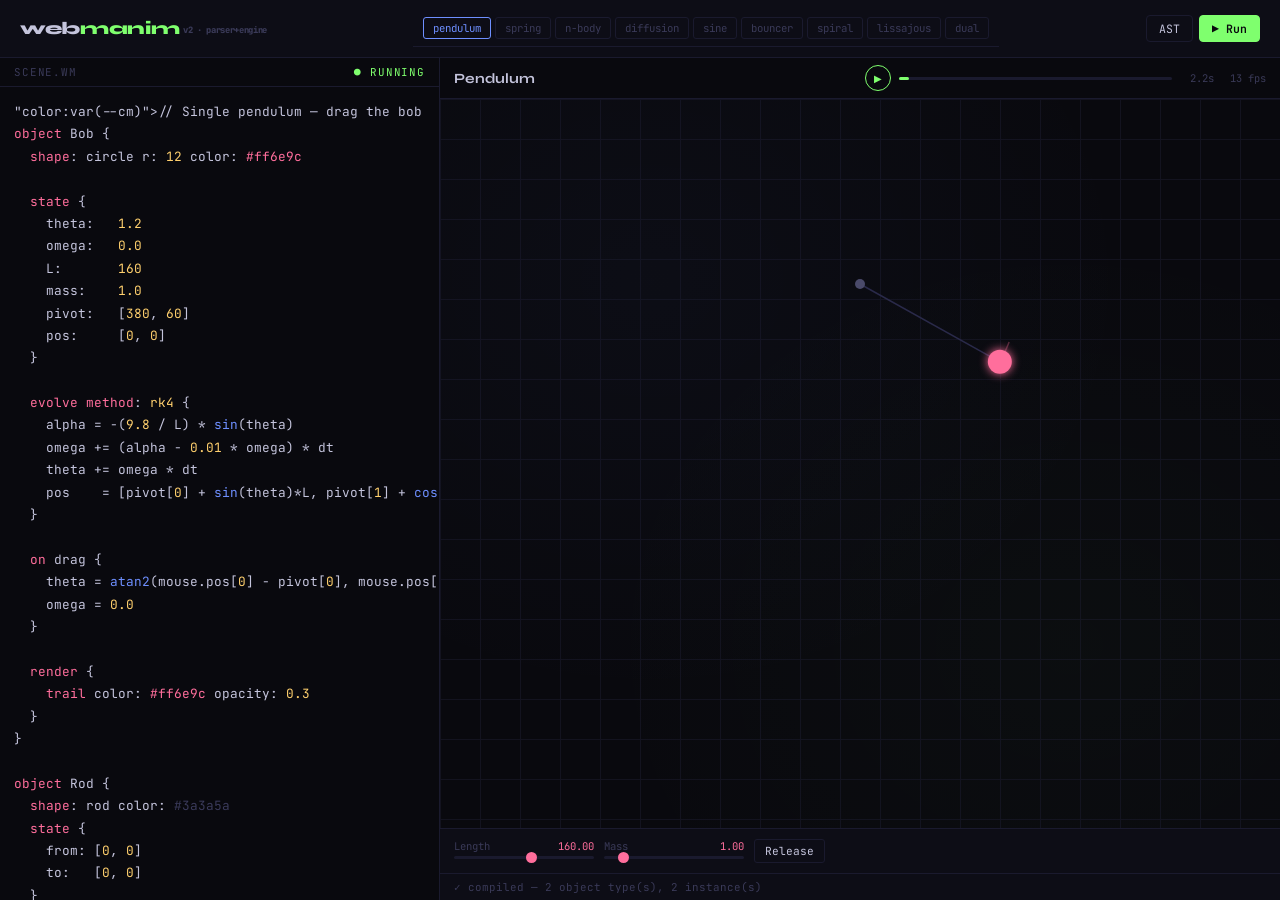
<file: webmanim.html>
<!DOCTYPE html>
<html lang="en">

    <head>
        <meta charset="UTF-8">
        <title>WebManim v2 — Parser + Engine + Renderer</title>
        <link
            href="https://fonts.googleapis.com/css2?family=JetBrains+Mono:wght@300;400;600&family=Syne:wght@700;800&display=swap"
            rel="stylesheet">
        <link rel="stylesheet" href="./src/styles/start.css">
    </head>

    <body>

        <header>
            <div class="logo">web<span>manim</span><sub>v2 · parser+engine</sub></div>
            <div class="examples">
                <button class="ex on" data-example="pendulum">pendulum</button>
                <button class="ex" data-example="spring">spring</button>
                <button class="ex" data-example="nbody">n-body</button>
                <button class="ex" data-example="diffusion">diffusion</button>
                <button class="ex" data-example="sine">sine</button>
                <button class="ex" data-example="bouncer">bouncer</button>
                <button class="ex" data-example="spiral">spiral</button>
                <button class="ex" data-example="lissajous">lissajous</button>
                <button class="ex" data-example="dual">dual</button>
            </div>
            <div class="hbtns">
                <button class="btn" id="btn-ast" >AST</button>
                <button class="btn run" id="run-btn">▶ Run</button>
            </div>
        </header>

        <div class="workspace">
            <!-- EDITOR -->
            <div class="epanel">
                <div class="phead"><span id="fname">scene.wm</span><span id="statusdot" style="color:var(--accent)">●
                        ready</span></div>
                <div class="ewrap">
                    <textarea id="ed" spellcheck="false" ></textarea>
                    <div id="hl"></div>
                </div>
                <div class="astbox" id="astbox"></div>
                <div class="errbar" id="errbar"></div>
            </div>

            <!-- SCENE -->
            <div class="spanel">
                <div class="stbar">
                    <div class="stitle" id="stitle">—</div>
                    <div class="tctrl">
                        <button class="pbtn" id="pbtn" >▶</button>
                        <div class="ptrack" >
                            <div class="pfill" id="pfill"></div>
                        </div>
                        <div class="ptime" id="ptime">0.0s</div>
                        <div class="fps" id="fps">— fps</div>
                    </div>
                </div>
                <div id="cwrap">
                    <div class="grid-bg"></div>
                    <canvas id="cv" width="760" height="480"></canvas>
                </div>
                <div class="ctrls" id="ctrls"></div>
                <div class="logbox" id="log">ready.</div>
            </div>
        </div>

        <script type="module" src="./src/main.js"></script>
    </body>

</html>
</file>
<file: src/styles/start.css>
*,
            *::before,
            *::after {
                box-sizing: border-box;
                margin: 0;
                padding: 0
            }

            :root {
                --bg: #09090e;
                --panel: #0d0d16;
                --border: #1a1a2e;
                --accent: #7fff6e;
                --accent2: #6e8fff;
                --accent3: #ff6e9c;
                --accent4: #ffd06e;
                --text: #c4c4dc;
                --muted: #3a3a58;
                --dim: #22223a;
                --kw: #ff6e9c;
                --fn: #6e8fff;
                --num: #ffd06e;
                --str: #7fff6e;
                --cm: #3a3a58;
            }

            body {
                background: var(--bg);
                color: var(--text);
                font-family: 'JetBrains Mono', monospace;
                height: 100vh;
                overflow: hidden;
                display: flex;
                flex-direction: column
            }

            /* HEADER */
            header {
                display: flex;
                align-items: center;
                justify-content: space-between;
                padding: 10px 20px;
                border-bottom: 1px solid var(--border);
                background: var(--panel);
                flex-shrink: 0;
                gap: 12px
            }

            .logo {
                font-family: 'Syne', sans-serif;
                font-weight: 800;
                font-size: 1.1rem;
                letter-spacing: -0.02em;
                white-space: nowrap
            }

            .logo span {
                color: var(--accent)
            }

            .logo sub {
                font-size: 0.55rem;
                color: var(--muted);
                font-family: 'JetBrains Mono', monospace;
                vertical-align: middle;
                margin-left: 4px
            }

            .hbtns {
                display: flex;
                gap: 6px;
                flex-shrink: 0
            }

            .btn {
                display: inline-flex;
                align-items: center;
                gap: 5px;
                padding: 5px 12px;
                border-radius: 4px;
                font-family: 'JetBrains Mono', monospace;
                font-size: 0.72rem;
                cursor: pointer;
                border: 1px solid var(--border);
                background: transparent;
                color: var(--text);
                transition: all 0.15s;
                white-space: nowrap
            }

            .btn:hover {
                border-color: var(--accent);
                color: var(--accent)
            }

            .btn.run {
                background: var(--accent);
                color: #09090e;
                border-color: var(--accent);
                font-weight: 600
            }

            .btn.run:hover {
                background: #9fffb0
            }

            .btn.active {
                border-color: var(--accent2);
                color: var(--accent2)
            }

            /* LAYOUT */
            .workspace {
                display: grid;
                grid-template-columns: 440px 1fr;
                flex: 1;
                overflow: hidden
            }

            /* EDITOR PANEL */
            .epanel {
                display: flex;
                flex-direction: column;
                border-right: 1px solid var(--border);
                overflow: hidden
            }

            .phead {
                display: flex;
                align-items: center;
                justify-content: space-between;
                padding: 7px 14px;
                border-bottom: 1px solid var(--border);
                font-size: 0.68rem;
                color: var(--muted);
                text-transform: uppercase;
                letter-spacing: 0.08em;
                flex-shrink: 0
            }

            .examples {
                display: flex;
                gap: 4px;
                padding: 7px 10px;
                border-bottom: 1px solid var(--border);
                overflow-x: auto;
                flex-shrink: 0
            }

            .ex {
                padding: 3px 9px;
                border-radius: 3px;
                font-size: 0.67rem;
                cursor: pointer;
                border: 1px solid var(--border);
                background: transparent;
                color: var(--muted);
                font-family: 'JetBrains Mono', monospace;
                white-space: nowrap;
                transition: all 0.15s
            }

            .ex:hover,
            .ex.on {
                border-color: var(--accent2);
                color: var(--accent2)
            }

            .ewrap {
                flex: 1;
                overflow: hidden;
                position: relative
            }

            #ed {
                width: 100%;
                height: 100%;
                background: transparent;
                border: none;
                outline: none;
                color: transparent;
                caret-color: var(--accent);
                font-family: 'JetBrains Mono', monospace;
                font-size: 0.8rem;
                line-height: 1.75;
                padding: 14px;
                resize: none;
                position: absolute;
                top: 0;
                left: 0;
                z-index: 2;
                white-space: pre;
                overflow: auto;
                tab-size: 2
            }

            #hl {
                position: absolute;
                top: 0;
                left: 0;
                width: 100%;
                height: 100%;
                font-family: 'JetBrains Mono', monospace;
                font-size: 0.8rem;
                line-height: 1.75;
                padding: 14px;
                pointer-events: none;
                z-index: 1;
                white-space: pre;
                overflow: hidden;
                color: var(--text)
            }

            .errbar {
                padding: 5px 14px;
                background: rgba(255, 80, 80, 0.08);
                border-top: 1px solid rgba(255, 80, 80, 0.25);
                font-size: 0.7rem;
                color: #ff9090;
                display: none;
                flex-shrink: 0;
                white-space: pre-wrap;
                max-height: 80px;
                overflow-y: auto
            }

            .errbar.on {
                display: block
            }

            /* AST PANEL (tab) */
            .astbox {
                flex: 1;
                overflow: auto;
                padding: 12px 14px;
                font-size: 0.72rem;
                line-height: 1.6;
                display: none
            }

            .astbox.on {
                display: block
            }

            .astnode {
                margin-left: 16px;
                border-left: 1px solid var(--dim);
                padding-left: 8px
            }

            .astk {
                color: var(--kw)
            }

            .astv {
                color: var(--num)
            }

            .asts {
                color: var(--str)
            }

            /* SCENE PANEL */
            .spanel {
                display: flex;
                flex-direction: column;
                overflow: hidden
            }

            .stbar {
                display: flex;
                align-items: center;
                gap: 10px;
                padding: 7px 14px;
                border-bottom: 1px solid var(--border);
                flex-shrink: 0
            }

            .stitle {
                font-family: 'Syne', sans-serif;
                font-weight: 700;
                font-size: 0.88rem;
                flex: 1;
                white-space: nowrap;
                overflow: hidden;
                text-overflow: ellipsis
            }

            .tctrl {
                display: flex;
                align-items: center;
                gap: 8px;
                flex: 1
            }

            .pbtn {
                width: 26px;
                height: 26px;
                border-radius: 50%;
                border: 1px solid var(--accent);
                background: transparent;
                color: var(--accent);
                cursor: pointer;
                display: flex;
                align-items: center;
                justify-content: center;
                font-size: 0.6rem;
                transition: all 0.15s;
                flex-shrink: 0
            }

            .pbtn:hover {
                background: var(--accent);
                color: #09090e
            }

            .ptrack {
                flex: 1;
                height: 3px;
                background: var(--border);
                border-radius: 2px;
                cursor: pointer;
                position: relative
            }

            .pfill {
                height: 100%;
                background: var(--accent);
                border-radius: 2px;
                width: 0%
            }

            .ptime {
                font-size: 0.66rem;
                color: var(--muted);
                width: 34px;
                text-align: right;
                flex-shrink: 0
            }

            .fps {
                font-size: 0.65rem;
                color: var(--muted);
                width: 44px;
                text-align: right;
                flex-shrink: 0
            }

            #cwrap {
                flex: 1;
                position: relative;
                overflow: hidden;
                background: radial-gradient(ellipse at 25% 25%, rgba(110, 143, 255, 0.03) 0%, transparent 55%), radial-gradient(ellipse at 75% 75%, rgba(127, 255, 110, 0.02) 0%, transparent 55%), var(--bg)
            }

            .grid-bg {
                position: absolute;
                inset: 0;
                background-image: linear-gradient(var(--dim) 1px, transparent 1px), linear-gradient(90deg, var(--dim) 1px, transparent 1px);
                background-size: 40px 40px;
                opacity: 0.4;
                pointer-events: none
            }

            #cv {
                position: absolute;
                top: 50%;
                left: 50%;
                transform: translate(-50%, -50%)
            }

            /* CONTROLS */
            .ctrls {
                border-top: 1px solid var(--border);
                padding: 10px 14px;
                display: flex;
                flex-wrap: wrap;
                gap: 10px;
                flex-shrink: 0;
                background: var(--panel);
                min-height: 0;
                max-height: 120px;
                overflow-y: auto
            }

            .ci {
                display: flex;
                flex-direction: column;
                gap: 3px;
                min-width: 140px
            }

            .clbl {
                font-size: 0.66rem;
                color: var(--muted);
                display: flex;
                justify-content: space-between
            }

            .clbl span {
                color: var(--accent3)
            }

            .cslider {
                -webkit-appearance: none;
                height: 3px;
                background: var(--border);
                border-radius: 2px;
                outline: none;
                cursor: pointer;
                width: 100%
            }

            .cslider::-webkit-slider-thumb {
                -webkit-appearance: none;
                width: 11px;
                height: 11px;
                border-radius: 50%;
                background: var(--accent3);
                cursor: pointer
            }

            .cbtn {
                padding: 4px 10px;
                border-radius: 3px;
                font-size: 0.7rem;
                cursor: pointer;
                border: 1px solid var(--border);
                background: transparent;
                color: var(--text);
                font-family: 'JetBrains Mono', monospace;
                transition: all 0.15s
            }

            .cbtn:hover {
                border-color: var(--accent4);
                color: var(--accent4)
            }

            /* LOG */
            .logbox {
                border-top: 1px solid var(--border);
                padding: 6px 14px;
                font-size: 0.68rem;
                color: var(--muted);
                flex-shrink: 0;
                max-height: 60px;
                overflow-y: auto;
                background: var(--panel)
            }
</file>
